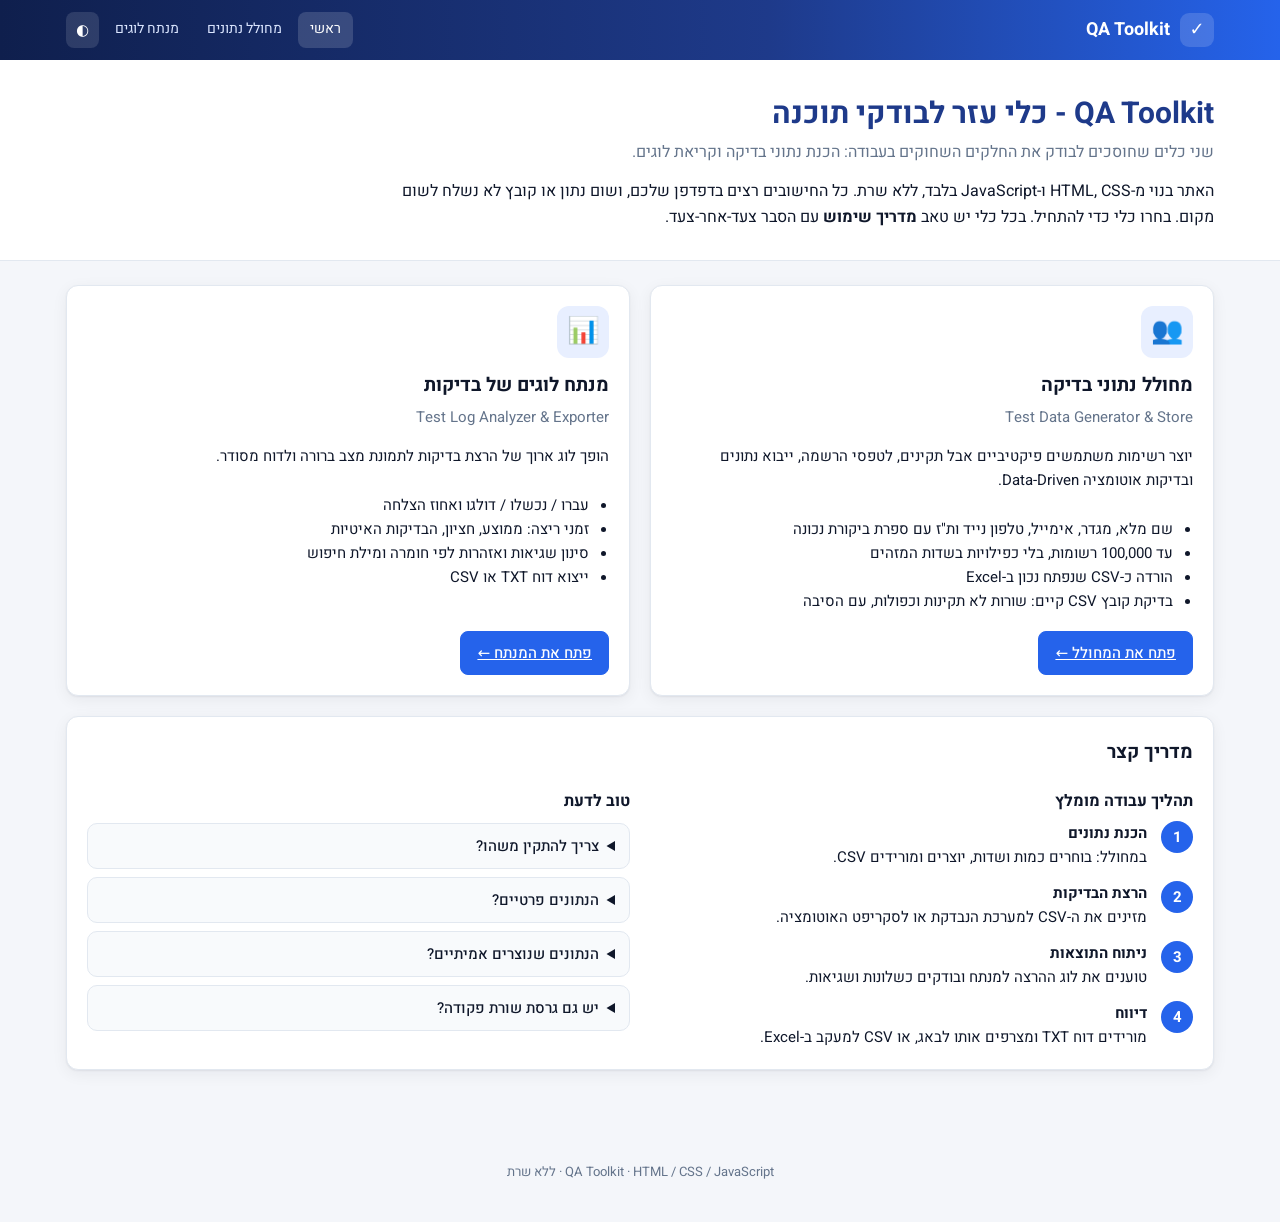
<file: index.html>
<!doctype html>
<html lang="he" dir="rtl">
<head>
<meta charset="utf-8">
<meta name="viewport" content="width=device-width, initial-scale=1">
<title>QA Toolkit | כלי עזר לבודקי תוכנה</title>
<meta name="description" content="שני כלי QA שרצים בדפדפן: מחולל נתוני בדיקה ומנתח לוגים של הרצות בדיקה.">
<link rel="icon" href="data:image/svg+xml,%3Csvg xmlns='http://www.w3.org/2000/svg' viewBox='0 0 32 32'%3E%3Crect width='32' height='32' rx='7' fill='%231e3a8a'/%3E%3Cpath d='M9 16l5 5 9-10' stroke='white' stroke-width='3' fill='none'/%3E%3C/svg%3E">
<link rel="preconnect" href="https://fonts.googleapis.com">
<link href="https://fonts.googleapis.com/css2?family=Heebo:wght@400;500;700&display=swap" rel="stylesheet">
<link rel="stylesheet" href="assets/style.css">
</head>
<body>
<header class="topbar"><div class="inner">
  <a class="brand" href="index.html"><span class="logo">✓</span> QA Toolkit</a>
  <nav class="nav">
    <a href="index.html" class="active">ראשי</a>
    <a href="data-generator/index.html">מחולל נתונים</a>
    <a href="log-analyzer/index.html">מנתח לוגים</a>
    <button class="theme-btn" id="themeBtn" type="button" title="מצב כהה / בהיר">◐</button>
  </nav>
</div></header>

<section class="hero"><div class="inner">
  <h1>QA Toolkit - כלי עזר לבודקי תוכנה</h1>
  <p class="sub">שני כלים שחוסכים לבודק את החלקים השחוקים בעבודה: הכנת נתוני בדיקה וקריאת לוגים.</p>
  <p class="lead">האתר בנוי מ-HTML, CSS ו-JavaScript בלבד, ללא שרת. כל החישובים רצים בדפדפן שלכם, ושום נתון או קובץ לא נשלח לשום מקום.
  בחרו כלי כדי להתחיל. בכל כלי יש טאב <b>מדריך שימוש</b> עם הסבר צעד-אחר-צעד.</p>
</div></section>

<main>
  <div class="grid grid-2">
    <article class="card app-card">
      <div class="icon">👥</div>
      <h2>מחולל נתוני בדיקה</h2>
      <p class="muted ltr" style="text-align:right;margin:0">Test Data Generator &amp; Store</p>
      <p>יוצר רשימות משתמשים פיקטיביים אבל תקינים, לטפסי הרשמה, ייבוא נתונים ובדיקות אוטומציה Data-Driven.</p>
      <ul>
        <li>שם מלא, מגדר, אימייל, טלפון נייד ות"ז עם ספרת ביקורת נכונה</li>
        <li>עד 100,000 רשומות, בלי כפילויות בשדות המזהים</li>
        <li>הורדה כ-CSV שנפתח נכון ב-Excel</li>
        <li>בדיקת קובץ CSV קיים: שורות לא תקינות וכפולות, עם הסיבה</li>
      </ul>
      <a class="btn primary" href="data-generator/index.html">פתח את המחולל ←</a>
    </article>
    <article class="card app-card">
      <div class="icon">📊</div>
      <h2>מנתח לוגים של בדיקות</h2>
      <p class="muted ltr" style="text-align:right;margin:0">Test Log Analyzer &amp; Exporter</p>
      <p>הופך לוג ארוך של הרצת בדיקות לתמונת מצב ברורה ולדוח מסודר.</p>
      <ul>
        <li>עברו / נכשלו / דולגו ואחוז הצלחה</li>
        <li>זמני ריצה: ממוצע, חציון, הבדיקות האיטיות</li>
        <li>סינון שגיאות ואזהרות לפי חומרה ומילת חיפוש</li>
        <li>ייצוא דוח TXT או CSV</li>
      </ul>
      <a class="btn primary" href="log-analyzer/index.html">פתח את המנתח ←</a>
    </article>
  </div>

  <div class="card">
    <h2>מדריך קצר</h2>
    <div class="grid grid-2">
      <div>
        <h3>תהליך עבודה מומלץ</h3>
        <ol class="steps">
          <li><b>הכנת נתונים</b>במחולל: בוחרים כמות ושדות, יוצרים ומורידים CSV.</li>
          <li><b>הרצת הבדיקות</b>מזינים את ה-CSV למערכת הנבדקת או לסקריפט האוטומציה.</li>
          <li><b>ניתוח התוצאות</b>טוענים את לוג ההרצה למנתח ובודקים כשלונות ושגיאות.</li>
          <li><b>דיווח</b>מורידים דוח TXT ומצרפים אותו לבאג, או CSV למעקב ב-Excel.</li>
        </ol>
      </div>
      <div>
        <h3>טוב לדעת</h3>
        <details><summary>צריך להתקין משהו?</summary>לא. האתר עובד בכל דפדפן מודרני (Chrome, Edge, Firefox, Safari), גם בטלפון.</details>
        <details><summary>הנתונים פרטיים?</summary>כן. אין שרת ואין שליחה. קבצים שטוענים נקראים רק בדפדפן.</details>
        <details><summary>הנתונים שנוצרים אמיתיים?</summary>לא. הכול פיקטיבי: שמות, טלפונים ות"ז נוצרים באקראי, ודומייני המייל שמורים לבדיקות.</details>
        <details><summary>יש גם גרסת שורת פקודה?</summary>כן. שני הכלים נבנו במקור כאפליקציות CLI ב-Python; האתר הוא גרסת ה-Web שלהן.</details>
      </div>
    </div>
  </div>
</main>
<footer>QA Toolkit · HTML / CSS / JavaScript · ללא שרת</footer>
<script src="assets/common.js"></script>
</body>
</html>
</file>
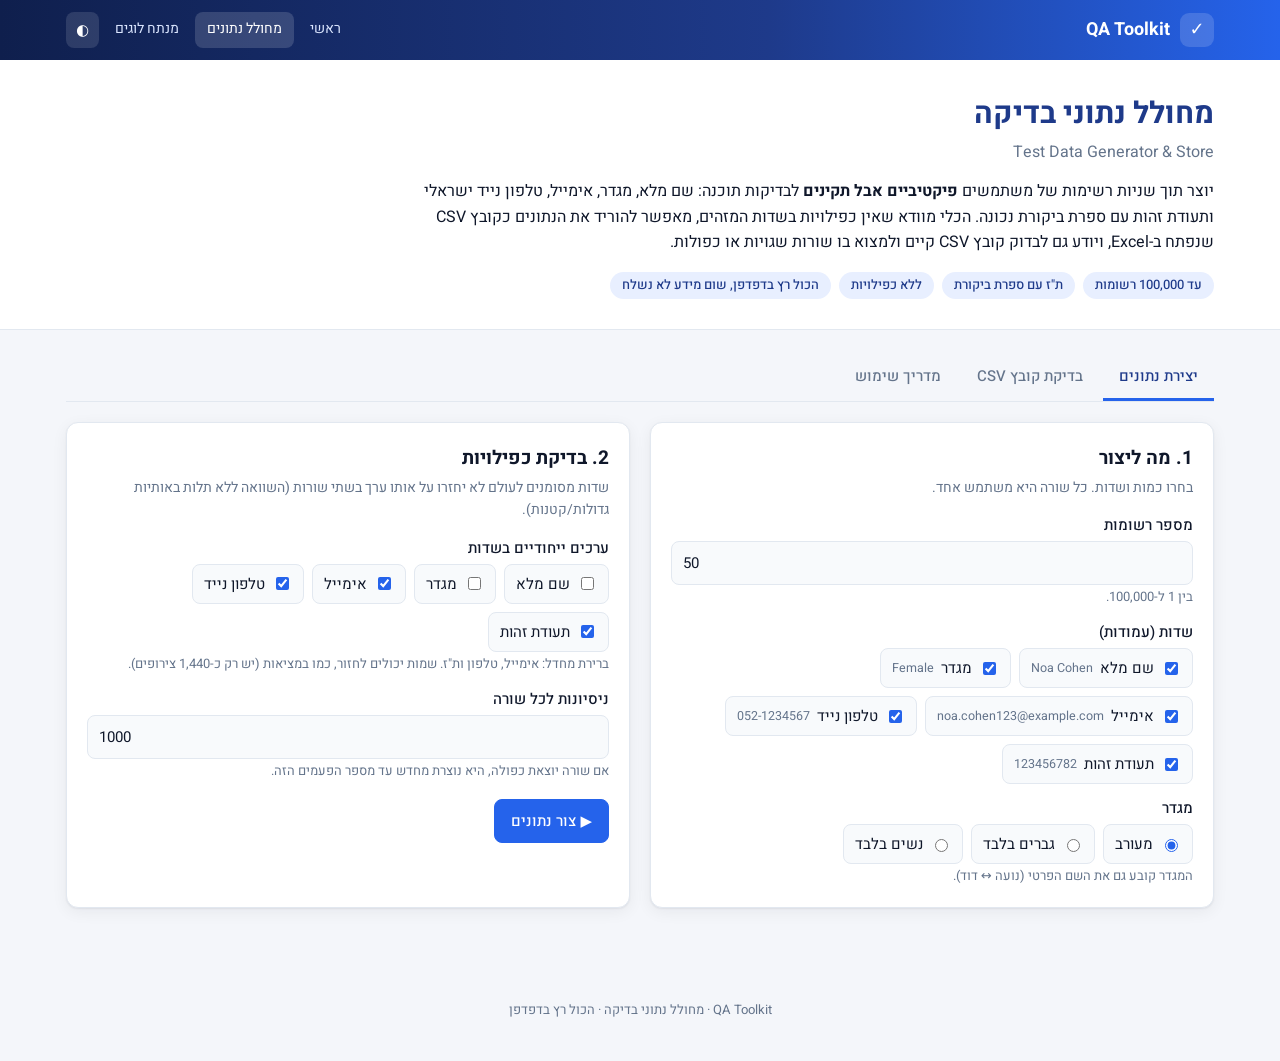
<file: data-generator/index.html>
<!doctype html>
<html lang="he" dir="rtl">
<head>
<meta charset="utf-8">
<meta name="viewport" content="width=device-width, initial-scale=1">
<title>מחולל נתוני בדיקה | Test Data Generator</title>
<meta name="description" content="יצירת נתוני משתמשים פיקטיביים ותקינים לבדיקות תוכנה: שם, מגדר, אימייל, טלפון ותעודת זהות ישראלית. שמירה כ-CSV ובדיקת קבצים קיימים.">
<link rel="icon" href="data:image/svg+xml,%3Csvg xmlns='http://www.w3.org/2000/svg' viewBox='0 0 32 32'%3E%3Crect width='32' height='32' rx='7' fill='%232563eb'/%3E%3Ctext x='16' y='22' font-size='16' text-anchor='middle' fill='white' font-family='Arial'%3EDG%3C/text%3E%3C/svg%3E">
<link rel="preconnect" href="https://fonts.googleapis.com">
<link href="https://fonts.googleapis.com/css2?family=Heebo:wght@400;500;700&display=swap" rel="stylesheet">
<link rel="stylesheet" href="../assets/style.css">
</head>
<body>
<header class="topbar"><div class="inner">
  <a class="brand" href="../index.html"><span class="logo">✓</span> QA Toolkit</a>
  <nav class="nav">
    <a href="../index.html">ראשי</a>
    <a href="index.html" class="active">מחולל נתונים</a>
    <a href="../log-analyzer/index.html">מנתח לוגים</a>
    <button class="theme-btn" id="themeBtn" type="button" title="מצב כהה / בהיר">◐</button>
  </nav>
</div></header>

<section class="hero"><div class="inner">
  <h1>מחולל נתוני בדיקה</h1>
  <p class="sub ltr" style="text-align:right">Test Data Generator &amp; Store</p>
  <p class="lead">יוצר תוך שניות רשימות של משתמשים <b>פיקטיביים אבל תקינים</b> לבדיקות תוכנה: שם מלא, מגדר, אימייל, טלפון נייד ישראלי ותעודת זהות עם ספרת ביקורת נכונה.
  הכלי מוודא שאין כפילויות בשדות המזהים, מאפשר להוריד את הנתונים כקובץ CSV שנפתח ב-Excel, ויודע גם לבדוק קובץ CSV קיים ולמצוא בו שורות שגויות או כפולות.</p>
  <div class="badges"><span class="badge">עד 100,000 רשומות</span><span class="badge">ת"ז עם ספרת ביקורת</span><span class="badge">ללא כפילויות</span><span class="badge">הכול רץ בדפדפן, שום מידע לא נשלח</span></div>
</div></section>

<main>
  <div class="tabs" role="tablist">
    <button class="tab" data-panel="gen" type="button">יצירת נתונים</button>
    <button class="tab" data-panel="check" type="button">בדיקת קובץ CSV</button>
    <button class="tab" data-panel="guide" type="button">מדריך שימוש</button>
  </div>

  <!-- ============ generate ============ -->
  <section class="panel" id="gen">
    <div class="grid grid-2">
      <div class="card">
        <h2>1. מה ליצור</h2>
        <p class="hint">בחרו כמות ושדות. כל שורה היא משתמש אחד.</p>
        <label class="field" for="count">מספר רשומות</label>
        <input id="count" type="number" min="1" max="100000" step="1" value="50" class="ltr">
        <div class="help">בין 1 ל-100,000.</div>
        <label class="field">שדות (עמודות)</label>
        <div class="checks" id="fieldList"></div>
        <label class="field">מגדר</label>
        <div class="checks">
          <label class="check"><input type="radio" name="gmode" value="mixed" checked> מעורב</label>
          <label class="check"><input type="radio" name="gmode" value="male"> גברים בלבד</label>
          <label class="check"><input type="radio" name="gmode" value="female"> נשים בלבד</label>
        </div>
        <div class="help">המגדר קובע גם את השם הפרטי (נועה ↔ דוד).</div>
      </div>
      <div class="card">
        <h2>2. בדיקת כפילויות</h2>
        <p class="hint">שדות מסומנים לעולם לא יחזרו על אותו ערך בשתי שורות (השוואה ללא תלות באותיות גדולות/קטנות).</p>
        <label class="field">ערכים ייחודיים בשדות</label>
        <div class="checks" id="uniqueList"></div>
        <div class="help">ברירת מחדל: אימייל, טלפון ות"ז. שמות יכולים לחזור, כמו במציאות (יש רק כ-1,440 צירופים).</div>
        <label class="field" for="retries">ניסיונות לכל שורה</label>
        <input id="retries" type="number" min="1" max="100000" value="1000" class="ltr">
        <div class="help">אם שורה יוצאת כפולה, היא נוצרת מחדש עד מספר הפעמים הזה.</div>
        <div class="row" style="margin-top:18px"><button class="btn primary" id="genBtn" type="button">▶ צור נתונים</button></div>
        <div id="genMsg"></div>
      </div>
    </div>

    <div id="results" hidden>
      <div class="kpis">
        <div class="kpi brand"><div class="k">רשומות שנוצרו</div><div class="v" id="kpiRows">0</div></div>
        <div class="kpi"><div class="k">שדות</div><div class="v" id="kpiFields">0</div></div>
        <div class="kpi"><div class="k">כפולות שנדחו</div><div class="v" id="kpiDup">0</div></div>
        <div class="kpi ok"><div class="k">זמן יצירה</div><div class="v" id="kpiTime">0</div></div>
      </div>
      <div class="card">
        <h2>3. תצוגה מקדימה</h2>
        <p class="hint" id="previewInfo"></p>
        <div id="preview"></div>
      </div>
      <div class="card">
        <h2>4. הורדה כ-CSV</h2>
        <p class="hint">הקובץ נשמר בקידוד UTF-8 עם BOM, כך ש-Excel פותח אותו נכון.</p>
        <div class="row">
          <input id="fileName" type="text" class="ltr" style="max-width:380px">
          <button class="btn primary" id="dlBtn" type="button">⬇ הורד CSV</button>
        </div>
        <div id="dlMsg"></div>
      </div>
    </div>
  </section>

  <!-- ============ check ============ -->
  <section class="panel" id="check" hidden>
    <div class="card">
      <h2>בדיקת קובץ CSV קיים</h2>
      <p class="hint">טענו קובץ CSV (למשל קובץ שהורדתם קודם, או קובץ נתונים מצוות אחר). הכלי בודק כל עמודה מוכרת ומסמן שורות עם ערכים לא תקינים ושורות שחוזרות על אימייל, טלפון או ת"ז.</p>
      <div class="drop" id="drop" tabindex="0" role="button"><strong>גררו לכאן קובץ CSV</strong><br>או לחצו לבחירת קובץ · עד 50 MB · UTF-8</div>
      <input type="file" id="fileInput" accept=".csv,text/csv" hidden>
      <div id="checkResult"></div>
    </div>
  </section>

  <!-- ============ guide ============ -->
  <section class="panel" id="guide" hidden>
    <div class="grid grid-2">
      <div class="card">
        <h2>איך משתמשים - 4 צעדים</h2>
        <ol class="steps">
          <li><b>בוחרים כמות</b>כמה משתמשים צריך לבדיקה (למשל 50 לטופס הרשמה, 10,000 לבדיקת עומס).</li>
          <li><b>בוחרים שדות ומגדר</b>מסמנים רק את העמודות שהמערכת הנבדקת צריכה. הסדר בקובץ קבוע: שם, מגדר, אימייל, טלפון, ת"ז.</li>
          <li><b>לוחצים "צור נתונים"</b>הנתונים נוצרים בדפדפן ומוצגים בתצוגה מקדימה. אפשר ללחוץ שוב כדי לקבל נתונים אחרים.</li>
          <li><b>מורידים CSV</b>נותנים שם לקובץ ולוחצים "הורד". משתמשים בו לייבוא, לאוטומציה (Data-Driven) או ל-Postman.</li>
        </ol>
      </div>
      <div class="card">
        <h2>חוקי השדות</h2>
        <div class="table-wrap"><table>
          <thead><tr><th>Field</th><th>Rule</th><th>Example</th></tr></thead>
          <tbody>
            <tr><td>full_name</td><td>First + Last, Latin letters</td><td>Noa Cohen</td></tr>
            <tr><td>gender</td><td>Male / Female, matches first name</td><td>Female</td></tr>
            <tr><td>email</td><td>name + number @ test domain</td><td>noa.cohen123@example.com</td></tr>
            <tr><td>phone</td><td>05X-XXXXXXX (050-055, 058)</td><td>052-1234567</td></tr>
            <tr><td>israeli_id</td><td>9 digits, valid check digit</td><td>123456782</td></tr>
          </tbody>
        </table></div>
        <p class="help">הדומיינים (example.com, test.co.il...) שמורים לבדיקות, כך שלא יישלח מייל לאדם אמיתי.</p>
      </div>
    </div>
    <div class="card">
      <h2>שאלות נפוצות</h2>
      <details><summary>קיבלתי הודעה "Generated only N/M unique records"</summary>ביקשתם ייחודיות על שדה עם מעט ערכים אפשריים (למשל שם מלא - כ-1,440 צירופים, או מגדר - 2). הקטינו את הכמות או בטלו את הייחודיות על השדה הזה. אפשר לשמור את הרשומות שכן נוצרו.</details>
      <details><summary>האפס בתחילת ת"ז נעלם ב-Excel</summary>הקובץ עצמו שומר 9 ספרות. Excel מציג את העמודה כמספר; כדי לראות את האפס, ייבאו את העמודה כ-Text (Data → From Text/CSV).</details>
      <details><summary>מה בודק טאב "בדיקת קובץ CSV"?</summary>עמודות מוכרות לפי שם הכותרת: full_name, gender, email, phone, israeli_id. כל שורה עם ערך לא תקין מסומנת עם הסיבה. כפילויות נבדקות רק על אימייל, טלפון ות"ז.</details>
      <details><summary>האם הנתונים נשלחים לשרת?</summary>לא. האתר הוא HTML/CSS/JavaScript בלבד. הכול נוצר ונבדק במחשב שלכם, וגם קבצים שטוענים לא יוצאים מהדפדפן.</details>
      <details><summary>האם אלה נתונים של אנשים אמיתיים?</summary>לא. כל השמות, הטלפונים ומספרי הזהות נוצרים באקראי. ת"ז "תקינה" רק במובן שספרת הביקורת נכונה.</details>
    </div>
  </section>
</main>
<footer>QA Toolkit · מחולל נתוני בדיקה · הכול רץ בדפדפן</footer>
<script src="../assets/common.js"></script>
<script src="app.js"></script>
</body>
</html>
</file>
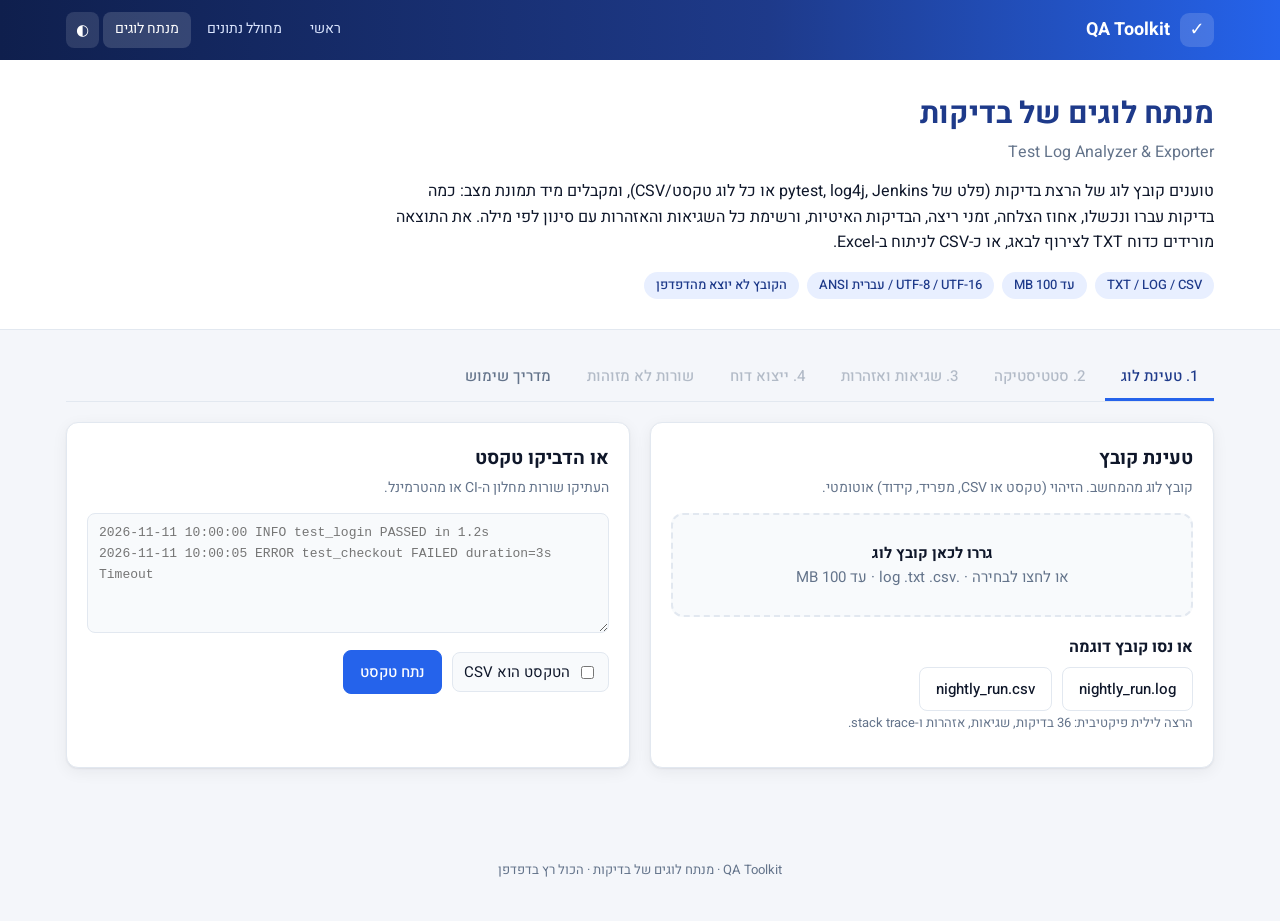
<file: log-analyzer/index.html>
<!doctype html>
<html lang="he" dir="rtl">
<head>
<meta charset="utf-8">
<meta name="viewport" content="width=device-width, initial-scale=1">
<title>מנתח לוגים של בדיקות | Test Log Analyzer</title>
<meta name="description" content="ניתוח לוגים של הרצות בדיקה (TXT/LOG/CSV): עברו/נכשלו, אחוז הצלחה, זמני ריצה, סינון שגיאות ואזהרות וייצוא דוח TXT או CSV.">
<link rel="icon" href="data:image/svg+xml,%3Csvg xmlns='http://www.w3.org/2000/svg' viewBox='0 0 32 32'%3E%3Crect width='32' height='32' rx='7' fill='%231e3a8a'/%3E%3Ctext x='16' y='22' font-size='16' text-anchor='middle' fill='white' font-family='Arial'%3ELA%3C/text%3E%3C/svg%3E">
<link rel="preconnect" href="https://fonts.googleapis.com">
<link href="https://fonts.googleapis.com/css2?family=Heebo:wght@400;500;700&display=swap" rel="stylesheet">
<link rel="stylesheet" href="../assets/style.css">
</head>
<body>
<header class="topbar"><div class="inner">
  <a class="brand" href="../index.html"><span class="logo">✓</span> QA Toolkit</a>
  <nav class="nav">
    <a href="../index.html">ראשי</a>
    <a href="../data-generator/index.html">מחולל נתונים</a>
    <a href="index.html" class="active">מנתח לוגים</a>
    <button class="theme-btn" id="themeBtn" type="button" title="מצב כהה / בהיר">◐</button>
  </nav>
</div></header>

<section class="hero"><div class="inner">
  <h1>מנתח לוגים של בדיקות</h1>
  <p class="sub ltr" style="text-align:right">Test Log Analyzer &amp; Exporter</p>
  <p class="lead">טוענים קובץ לוג של הרצת בדיקות (פלט של pytest, log4j, Jenkins או כל לוג טקסט/CSV), ומקבלים מיד תמונת מצב:
  כמה בדיקות עברו ונכשלו, אחוז הצלחה, זמני ריצה, הבדיקות האיטיות, ורשימת כל השגיאות והאזהרות עם סינון לפי מילה.
  את התוצאה מורידים כדוח TXT לצירוף לבאג, או כ-CSV לניתוח ב-Excel.</p>
  <div class="badges"><span class="badge">TXT / LOG / CSV</span><span class="badge">עד 100 MB</span><span class="badge">UTF-8 / UTF-16 / עברית ANSI</span><span class="badge">הקובץ לא יוצא מהדפדפן</span></div>
</div></section>

<main>
  <div class="tabs" role="tablist">
    <button class="tab" data-panel="load" type="button">1. טעינת לוג</button>
    <button class="tab" data-panel="stats" type="button" data-needs-log>2. סטטיסטיקה</button>
    <button class="tab" data-panel="issues" type="button" data-needs-log>3. שגיאות ואזהרות</button>
    <button class="tab" data-panel="export" type="button" data-needs-log>4. ייצוא דוח</button>
    <button class="tab" data-panel="unread" type="button" data-needs-log>שורות לא מזוהות</button>
    <button class="tab" data-panel="guide" type="button">מדריך שימוש</button>
  </div>

  <section class="panel" id="load">
    <div class="grid grid-2">
      <div class="card">
        <h2>טעינת קובץ</h2>
        <p class="hint">קובץ לוג מהמחשב. הזיהוי (טקסט או CSV, מפריד, קידוד) אוטומטי.</p>
        <div class="drop" id="drop" tabindex="0" role="button"><strong>גררו לכאן קובץ לוג</strong><br>או לחצו לבחירה · .log .txt .csv · עד 100 MB</div>
        <input type="file" id="fileInput" hidden>
        <h3>או נסו קובץ דוגמה</h3>
        <div class="row">
          <button class="btn" type="button" data-sample="nightly_run.log">nightly_run.log</button>
          <button class="btn" type="button" data-sample="nightly_run.csv">nightly_run.csv</button>
        </div>
        <p class="help">הרצה לילית פיקטיבית: 36 בדיקות, שגיאות, אזהרות ו-stack trace.</p>
      </div>
      <div class="card">
        <h2>או הדביקו טקסט</h2>
        <p class="hint">העתיקו שורות מחלון ה-CI או מהטרמינל.</p>
        <textarea id="pasteArea" placeholder="2026-11-11 10:00:00 INFO test_login PASSED in 1.2s&#10;2026-11-11 10:00:05 ERROR test_checkout FAILED duration=3s Timeout"></textarea>
        <div class="row" style="margin-top:10px">
          <label class="check"><input type="checkbox" id="pasteCsv"> הטקסט הוא CSV</label>
          <button class="btn primary" type="button" id="pasteBtn">נתח טקסט</button>
        </div>
      </div>
    </div>
    <div id="loadMsg"></div>
  </section>

  <section class="panel" id="stats" hidden>
    <p class="muted">קובץ: <b class="ltr" id="loadedName"></b></p>
    <div id="statsBody"></div>
  </section>

  <section class="panel" id="issues" hidden>
    <div class="card">
      <h2>שגיאות ואזהרות</h2>
      <p class="hint" id="issueInfo"></p>
      <div class="row">
        <label class="check"><input type="radio" name="sev" value="errors"> שגיאות בלבד <small>ERROR + CRITICAL</small></label>
        <label class="check"><input type="radio" name="sev" value="warnings"> אזהרות בלבד <small>WARNING</small></label>
        <label class="check"><input type="radio" name="sev" value="both" checked> שתיהן</label>
        <input type="text" id="keyword" placeholder="חיפוש מילה (למשל timeout, login)" style="max-width:300px">
      </div>
      <div id="issueBody" style="margin-top:14px"></div>
    </div>
  </section>

  <section class="panel" id="export" hidden>
    <div class="card">
      <h2>ייצוא דוח</h2>
      <p class="hint">הדוח יורד למחשב (תיקיית ההורדות). המספרים זהים למה שמוצג במסך.</p>
      <label class="field">מה לכלול</label>
      <div class="checks">
        <label class="check"><input type="radio" name="content" value="summary"> סיכום בלבד (סטטיסטיקה)</label>
        <label class="check"><input type="radio" name="content" value="issues" checked> סיכום + כל השגיאות והאזהרות</label>
        <label class="check" id="optFilter" hidden><input type="radio" name="content" value="last"> <span id="optFilterText"></span></label>
      </div>
      <label class="field">פורמט</label>
      <div class="checks">
        <label class="check"><input type="radio" name="fmt" value="txt" checked> TXT <small>קריא, לצירוף לבאג / מייל</small></label>
        <label class="check"><input type="radio" name="fmt" value="csv"> CSV <small>טבלה ל-Excel, סינון לפי עמודת section</small></label>
      </div>
      <label class="field" for="fileName">שם הקובץ</label>
      <div class="row"><input type="text" id="fileName" class="ltr" style="max-width:380px"><button class="btn primary" id="exportBtn" type="button">⬇ הורד דוח</button></div>
      <div id="exportMsg"></div>
      <pre id="reportPreview" class="ltr" style="max-height:420px;overflow:auto;background:var(--surface-2);border:1px solid var(--border);border-radius:10px;padding:12px;font-size:12px;text-align:left"></pre>
    </div>
  </section>

  <section class="panel" id="unread" hidden>
    <div class="card"><h2>שורות לא מזוהות</h2><p class="hint">שורות שלא נמצאה בהן רמת לוג או תוצאת בדיקה, וערכים (זמן, משך, רמה) שלא היו קריאים.</p><div id="unreadBody"></div></div>
  </section>

  <section class="panel" id="guide" hidden>
    <div class="grid grid-2">
      <div class="card">
        <h2>איך משתמשים - 4 צעדים</h2>
        <ol class="steps">
          <li><b>טוענים לוג</b>גוררים קובץ, בוחרים קובץ דוגמה או מדביקים טקסט. אחרי הטעינה נפתחים שאר הטאבים.</li>
          <li><b>סטטיסטיקה</b>עברו / נכשלו / דולגו, אחוז הצלחה, זמנים, רמות לוג, הבדיקות האיטיות ורשימת הכשלונות.</li>
          <li><b>שגיאות ואזהרות</b>בוחרים חומרה ומקלידים מילת חיפוש (לא תלוי באותיות גדולות). התוצאה מתעדכנת מיד.</li>
          <li><b>ייצוא</b>בוחרים תוכן ופורמט ולוחצים "הורד דוח". אפשר לייצא בדיוק את הסינון האחרון שעשיתם.</li>
        </ol>
      </div>
      <div class="card">
        <h2>פורמטים נתמכים</h2>
        <h3>לוג טקסט - שורה לכל אירוע</h3>
        <pre class="ltr mono" style="text-align:left;white-space:pre-wrap;font-size:12px">2026-11-11 10:00:00 INFO test_login PASSED in 1.2s
2026-11-11 10:00:05 [ERROR] test_pay FAILED duration=3s
10:00:07 WARN Slow response (time-only stamps OK)
[main] ERROR com.app.Login - connection refused
  File "runner.py", line 12   &lt;- attached to the line above</pre>
        <h3>CSV - שורת כותרת</h3>
        <p>עמודות מזוהות לפי שם (באנגלית): <code>level/severity</code>, <code>status/result</code>, <code>test/name</code>, <code>timestamp/date</code>, <code>duration/elapsed_ms</code>, <code>message</code>. מפריד <code>, ; | Tab</code> מזוהה אוטומטית.</p>
      </div>
    </div>
    <div class="card">
      <h2>שאלות נפוצות</h2>
      <details><summary>איך מחושב אחוז ההצלחה?</summary>עברו ÷ (עברו + נכשלו). בדיקות שדולגו לא נספרות, כדי שדילוג לא יוריד ולא יעלה את האחוז.</details>
      <details><summary>למה שורה עם המילה "failed" לא נספרה ככישלון?</summary>מילת תוצאה נספרת רק כשהיא כתובה כתוצאה: באותיות גדולות (FAILED), אחרי שם בדיקה (test_x failed) או כ-status=failed. משפט כמו "Login failed, retrying" הוא הודעה רגילה. גם שורת סיכום כמו "Totals: 10 PASSED, 2 FAILED" לא נספרת כבדיקה.</details>
      <details><summary>מה זה "שורות לא מזוהות"?</summary>שורות שאין בהן רמה (INFO/ERROR...) ואין תוצאת בדיקה. שורות המשך (stack trace מוזח) מצורפות לשורה שמעליהן ולא נחשבות כלא מזוהות.</details>
      <details><summary>הלוג שלי בעברית ומוצג ג'יבריש</summary>הכלי מזהה UTF-8, UTF-16 ו-Windows-1255 (ANSI עברי). אם עדיין מוצג לא נכון, שמרו את הקובץ מחדש כ-UTF-8.</details>
      <details><summary>האם הלוג נשלח לשרת?</summary>לא. האתר הוא HTML/CSS/JavaScript בלבד ורץ כולו בדפדפן. הקובץ לא עוזב את המחשב.</details>
      <details><summary>הדוח ב-CSV בטוח לפתיחה ב-Excel?</summary>כן. תאים שמתחילים ב- = + - @ מקבלים גרש בהתחלה, כך ש-Excel לא מריץ אותם כנוסחה (הגנה מ-CSV Injection).</details>
    </div>
  </section>
</main>
<footer>QA Toolkit · מנתח לוגים של בדיקות · הכול רץ בדפדפן</footer>
<script src="../assets/common.js"></script>
<script src="samples.js"></script>
<script src="parser.js"></script>
<script src="app.js"></script>
</body>
</html>
</file>
<file: assets/style.css>
/* QA Toolkit - shared design system (business style, light + dark) */
:root {
  --bg: #f4f6fa;
  --surface: #ffffff;
  --surface-2: #f8fafc;
  --border: #e2e8f0;
  --text: #0f172a;
  --muted: #64748b;
  --brand: #1e3a8a;
  --brand-2: #2563eb;
  --brand-soft: #e8efff;
  --ok: #15803d;
  --ok-soft: #e7f6ec;
  --warn: #b45309;
  --warn-soft: #fff4e0;
  --err: #b91c1c;
  --err-soft: #fdecec;
  --crit: #7f1d1d;
  --shadow: 0 1px 2px rgba(15, 23, 42, .06), 0 4px 16px rgba(15, 23, 42, .06);
  --radius: 12px;
  --mono: ui-monospace, "Cascadia Code", Consolas, monospace;
}
@media (prefers-color-scheme: dark) {
  :root:not([data-theme="light"]) {
    --bg: #0b1120; --surface: #111a2e; --surface-2: #0f172a; --border: #24324d;
    --text: #e2e8f0; --muted: #94a3b8; --brand: #93b4ff; --brand-2: #6d9bff; --brand-soft: #1a2a4f;
    --ok: #4ade80; --ok-soft: #12301f; --warn: #fbbf24; --warn-soft: #33270d;
    --err: #f87171; --err-soft: #3a1515; --crit: #fca5a5;
    --shadow: 0 1px 2px rgba(0, 0, 0, .4);
  }
}
:root[data-theme="dark"] {
  --bg: #0b1120; --surface: #111a2e; --surface-2: #0f172a; --border: #24324d;
  --text: #e2e8f0; --muted: #94a3b8; --brand: #93b4ff; --brand-2: #6d9bff; --brand-soft: #1a2a4f;
  --ok: #4ade80; --ok-soft: #12301f; --warn: #fbbf24; --warn-soft: #33270d;
  --err: #f87171; --err-soft: #3a1515; --crit: #fca5a5;
  --shadow: 0 1px 2px rgba(0, 0, 0, .4);
}

* { box-sizing: border-box; }
html, body { margin: 0; }
body {
  background: var(--bg); color: var(--text);
  font-family: "Heebo", "Segoe UI", system-ui, sans-serif; font-size: 15px; line-height: 1.6;
}
a { color: var(--brand-2); }
.ltr { direction: ltr; unicode-bidi: isolate; }
code, .mono { font-family: var(--mono); font-size: .9em; }
code { background: var(--surface-2); border: 1px solid var(--border); border-radius: 5px; padding: 0 5px; }

/* ---------- top bar ---------- */
.topbar {
  background: linear-gradient(90deg, #0f1f4d, #1e3a8a 60%, #2563eb);
  color: #fff; position: sticky; top: 0; z-index: 10;
}
.topbar .inner { max-width: 1180px; margin: 0 auto; padding: 12px 16px; display: flex; align-items: center; gap: 16px; flex-wrap: wrap; }
.brand { display: flex; align-items: center; gap: 10px; color: #fff; text-decoration: none; font-weight: 700; font-size: 18px; }
.brand .logo { width: 34px; height: 34px; border-radius: 9px; background: rgba(255,255,255,.15); display: grid; place-items: center; font-size: 18px; }
.nav { display: flex; gap: 4px; margin-inline-start: auto; flex-wrap: wrap; }
.nav a { color: #dbe6ff; text-decoration: none; padding: 6px 12px; border-radius: 8px; font-size: 14px; }
.nav a:hover, .nav a.active { background: rgba(255,255,255,.15); color: #fff; }

/* ---------- hero ---------- */
.hero { background: var(--surface); border-bottom: 1px solid var(--border); }
.hero .inner { max-width: 1180px; margin: 0 auto; padding: 36px 16px 30px; }
.hero h1 { margin: 0 0 6px; font-size: 30px; line-height: 1.25; color: var(--brand); }
.hero .sub { margin: 0 0 4px; color: var(--muted); font-size: 16px; }
.hero p.lead { max-width: 820px; margin: 14px 0 0; font-size: 16px; }
.badges { display: flex; gap: 8px; flex-wrap: wrap; margin-top: 16px; }
.badge { background: var(--brand-soft); color: var(--brand); border-radius: 999px; padding: 3px 12px; font-size: 13px; font-weight: 500; }

main { max-width: 1180px; margin: 0 auto; padding: 24px 16px 48px; }
footer { text-align: center; color: var(--muted); font-size: 13px; padding: 24px 16px 40px; }

/* ---------- cards & layout ---------- */
.card { background: var(--surface); border: 1px solid var(--border); border-radius: var(--radius); box-shadow: var(--shadow); padding: 20px; margin-bottom: 20px; }
.card h2 { margin: 0 0 4px; font-size: 19px; }
.card h3 { margin: 18px 0 6px; font-size: 16px; }
.card .hint { color: var(--muted); margin: 0 0 14px; font-size: 14px; }
.grid { display: grid; gap: 20px; }
.grid-2 { grid-template-columns: repeat(2, minmax(0, 1fr)); }
.grid-3 { grid-template-columns: repeat(3, minmax(0, 1fr)); }
@media (max-width: 860px) { .grid-2, .grid-3 { grid-template-columns: 1fr; } }

/* ---------- tabs ---------- */
.tabs { display: flex; gap: 4px; border-bottom: 1px solid var(--border); margin-bottom: 20px; overflow-x: auto; }
.tab { background: none; border: 0; border-bottom: 3px solid transparent; padding: 10px 16px; font: inherit; font-weight: 500; color: var(--muted); cursor: pointer; white-space: nowrap; }
.tab:hover { color: var(--text); }
.tab.active { color: var(--brand); border-bottom-color: var(--brand-2); }
.tab:disabled { opacity: .45; cursor: not-allowed; }
.panel[hidden] { display: none; }

/* ---------- forms ---------- */
label.field { display: block; font-weight: 500; margin: 12px 0 4px; }
.help { color: var(--muted); font-size: 13px; margin-top: 2px; }
input[type=number], input[type=text], select, textarea {
  width: 100%; padding: 9px 11px; border: 1px solid var(--border); border-radius: 8px;
  background: var(--surface-2); color: var(--text); font: inherit;
}
textarea { font-family: var(--mono); font-size: 13px; min-height: 120px; resize: vertical; direction: ltr; }
input:focus, select:focus, textarea:focus { outline: 2px solid var(--brand-2); outline-offset: 0; border-color: transparent; }
.checks { display: flex; flex-wrap: wrap; gap: 8px; }
.check { display: flex; align-items: center; gap: 7px; border: 1px solid var(--border); border-radius: 8px; padding: 7px 11px; background: var(--surface-2); cursor: pointer; user-select: none; }
.check input { accent-color: var(--brand-2); }
.check small { color: var(--muted); }
.row { display: flex; gap: 10px; flex-wrap: wrap; align-items: center; }

.btn { border: 1px solid var(--border); background: var(--surface); color: var(--text); padding: 9px 16px; border-radius: 8px; font: inherit; font-weight: 500; cursor: pointer; display: inline-flex; align-items: center; gap: 6px; }
.btn:hover { border-color: var(--brand-2); }
.btn.primary { background: var(--brand-2); border-color: var(--brand-2); color: #fff; }
.btn.primary:hover { filter: brightness(1.08); }
.btn:disabled { opacity: .5; cursor: not-allowed; }

.drop { border: 2px dashed var(--border); border-radius: var(--radius); padding: 26px; text-align: center; color: var(--muted); background: var(--surface-2); cursor: pointer; transition: .15s; }
.drop.over, .drop:hover { border-color: var(--brand-2); color: var(--text); }
.drop strong { color: var(--text); }

/* ---------- alerts ---------- */
.alert { border-radius: 10px; padding: 11px 14px; margin: 12px 0; border: 1px solid transparent; }
.alert.ok { background: var(--ok-soft); color: var(--ok); border-color: color-mix(in srgb, var(--ok) 25%, transparent); }
.alert.warn { background: var(--warn-soft); color: var(--warn); border-color: color-mix(in srgb, var(--warn) 25%, transparent); }
.alert.err { background: var(--err-soft); color: var(--err); border-color: color-mix(in srgb, var(--err) 25%, transparent); }
.alert.info { background: var(--brand-soft); color: var(--brand); }

/* ---------- KPI tiles ---------- */
.kpis { display: grid; grid-template-columns: repeat(auto-fit, minmax(150px, 1fr)); gap: 14px; margin-bottom: 20px; }
.kpi { background: var(--surface); border: 1px solid var(--border); border-radius: var(--radius); padding: 14px 16px; box-shadow: var(--shadow); }
.kpi .k { color: var(--muted); font-size: 13px; }
.kpi .v { font-size: 26px; font-weight: 700; line-height: 1.2; direction: ltr; text-align: start; }
.kpi .s { color: var(--muted); font-size: 12px; }
.kpi.ok .v { color: var(--ok); } .kpi.err .v { color: var(--err); } .kpi.warn .v { color: var(--warn); } .kpi.brand .v { color: var(--brand); }

/* ---------- bars ---------- */
.bars { display: grid; gap: 8px; }
.barrow { display: grid; grid-template-columns: 90px 1fr 92px; gap: 10px; align-items: center; font-size: 14px; }
.track { height: 12px; background: var(--surface-2); border: 1px solid var(--border); border-radius: 99px; overflow: hidden; direction: ltr; }
.fill { height: 100%; border-radius: 99px; background: var(--brand-2); }
.fill.ok { background: var(--ok); } .fill.err { background: var(--err); } .fill.warn { background: var(--warn); } .fill.muted { background: var(--muted); } .fill.crit { background: var(--crit); }
.num { text-align: end; direction: ltr; font-variant-numeric: tabular-nums; }

/* ---------- tables ---------- */
.table-wrap { overflow: auto; border: 1px solid var(--border); border-radius: 10px; max-height: 560px; }
table { border-collapse: collapse; width: 100%; font-size: 14px; direction: ltr; }
th, td { padding: 8px 12px; text-align: left; border-bottom: 1px solid var(--border); vertical-align: top; }
th { background: var(--surface-2); position: sticky; top: 0; font-weight: 600; color: var(--muted); font-size: 12.5px; text-transform: uppercase; letter-spacing: .03em; }
tbody tr:hover { background: var(--surface-2); }
td.msg { font-family: var(--mono); font-size: 12.5px; white-space: pre-wrap; word-break: break-word; min-width: 320px; }
.pill { display: inline-block; border-radius: 99px; padding: 1px 9px; font-size: 12px; font-weight: 600; }
.pill.ERROR, .pill.FAILED { background: var(--err-soft); color: var(--err); }
.pill.CRITICAL { background: var(--err); color: #fff; }
.pill.WARNING { background: var(--warn-soft); color: var(--warn); }
.pill.INFO, .pill.PASSED { background: var(--ok-soft); color: var(--ok); }
.pill.DEBUG, .pill.SKIPPED { background: var(--surface-2); color: var(--muted); border: 1px solid var(--border); }

/* ---------- guide ---------- */
.steps { counter-reset: s; list-style: none; padding: 0; margin: 0; display: grid; gap: 12px; }
.steps li { counter-increment: s; position: relative; padding-inline-start: 46px; min-height: 34px; }
.steps li::before { content: counter(s); position: absolute; inset-inline-start: 0; top: 0; width: 32px; height: 32px; border-radius: 50%; background: var(--brand-2); color: #fff; display: grid; place-items: center; font-weight: 700; }
.steps li b { display: block; }
details { border: 1px solid var(--border); border-radius: 10px; padding: 10px 14px; margin: 8px 0; background: var(--surface-2); }
summary { cursor: pointer; font-weight: 500; }

/* ---------- landing ---------- */
.app-card { display: flex; flex-direction: column; }
.app-card .icon { width: 52px; height: 52px; border-radius: 12px; background: var(--brand-soft); color: var(--brand); display: grid; place-items: center; font-size: 26px; margin-bottom: 12px; }
.app-card ul { padding-inline-start: 20px; margin: 10px 0 18px; }
.app-card .btn { margin-top: auto; align-self: flex-start; }
.muted { color: var(--muted); }
.theme-btn { background: rgba(255,255,255,.12); border: 0; color: #fff; border-radius: 8px; padding: 6px 10px; cursor: pointer; font: inherit; }
</file>
